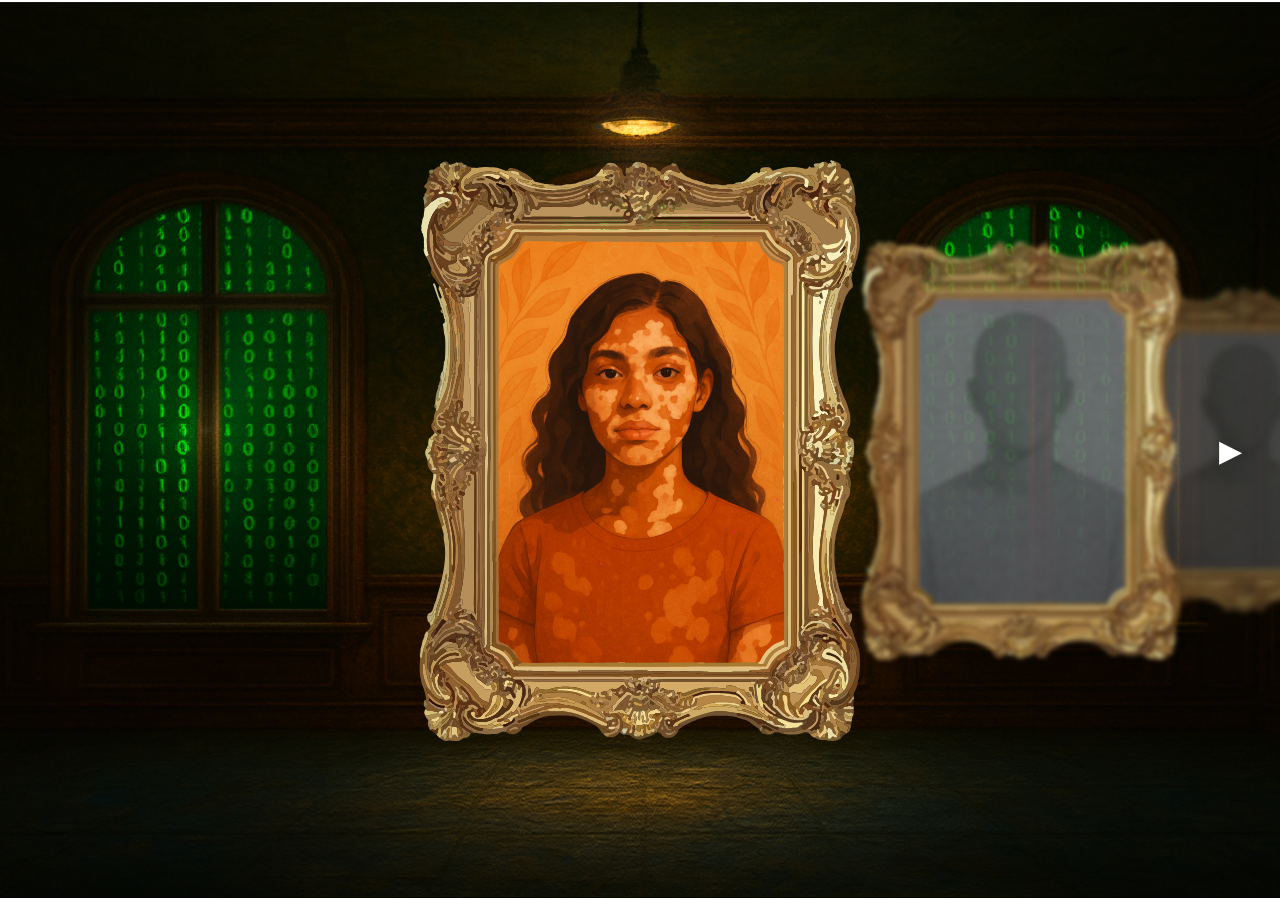
<file: rooms/portrait-room.html>
<!DOCTYPE html>
<html lang="en">
  <head>
    <meta charset="UTF-8" />
    <title>UNMASKED - Portrait Room</title>

    <!-- Fade + Global styling -->
    <link rel="stylesheet" href="../css/transitions.css" />
    <link rel="stylesheet" href="../css/global.css" />
    <link rel="stylesheet" href="../css/portrait.css" />

    <!-- Fade logic -->
    <script src="../js/transitions.js" defer></script>
    <script src="../js/portrait.js" defer></script>
  </head>

  <body>
    <!-- Fade overlay (starts active, fades out on load) -->
    <div id="fade-overlay" class="active"></div>
    <div id="portrait-layer"></div>
    <button id="arrow-left" class="arrow-btn">◀</button>
    <button id="arrow-right" class="arrow-btn">▶</button>

    <!-- AI OVERLAY -->
    <div id="ai-overlay">
      <div id="ai-container">
        <img id="ai-img" src="../assets/AI.svg" />
      </div>

      <div id="ai-text-block">
        <p id="ai-text"></p>
        <div id="ai-buttons"></div>
      </div>
    </div>

    <script>
      // Same fade-in behavior as lobby
      window.onload = () => {
        document.getElementById("fade-overlay").classList.remove("active");
      };
    </script>
  </body>
</html>
</file>
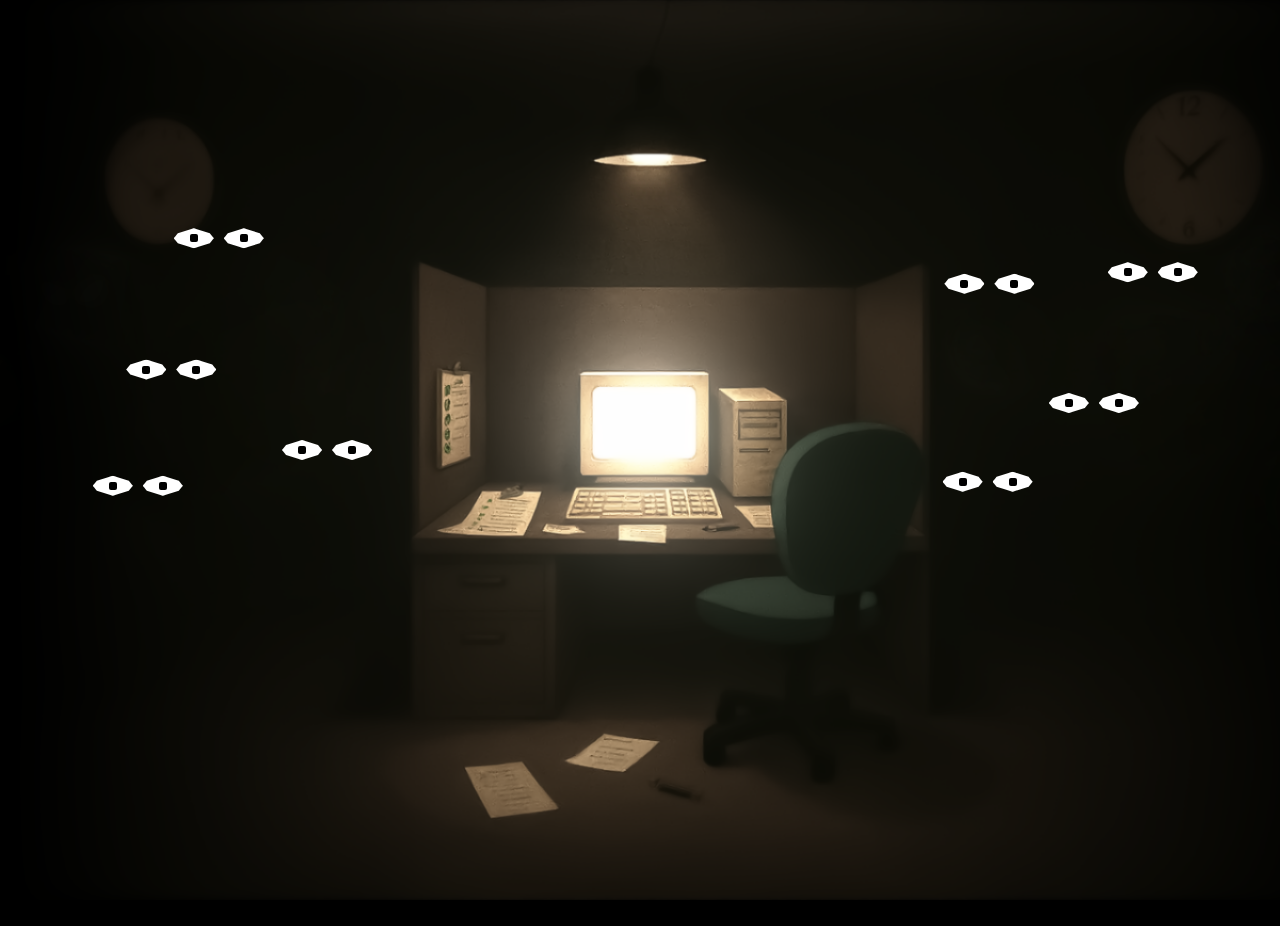
<file: rooms/surveillance-room.html>
<!DOCTYPE html>
<html lang="en">
  <head>
    <meta charset="UTF-8" />
    <title>UNMASKED - Surveillance Room</title>

    <link rel="stylesheet" href="../css/transitions.css" />
    <link rel="stylesheet" href="../css/global.css" />
    <link rel="stylesheet" href="../css/surveillance.css" />

    <script src="../js/transitions.js" defer></script>
    <script src="../js/surveillance.js" defer></script>
  </head>

  <body>
    <!-- Fade overlay -->
    <div id="fade-overlay" class="active"></div>

    <!-- Background Holder -->
    <div id="surveillance-bg">
      <div id="terminal-hitbox"></div>
      <div id="eyes-layer"></div>
    </div>

    <!-- Overlay Computer Screen -->
    <div id="computer-screen-overlay">
      <div id="computer-screen">
        <!-- LOGIN PAGE -->
        <div id="login-page" class="screen-page active">
          <h2>SECURE TERMINAL ACCESS</h2>
          <div>
            <label>Enter Username:</label>
            <input type="text" id="login-input" maxlength="20" autofocus />
          </div>
          <button id="login-submit">Login</button>
        </div>

        <!-- LOADING PAGE -->
        <div id="loading-page" class="screen-page">
          <div id="loading-lines">
            <p class="load-line">Initializing environment...</p>
            <p class="load-line">Syncing behavioral logs...</p>
            <p class="load-line">Preparing productivity workspace...</p>
            <p class="load-line">Verifying biometric pattern...</p>
          </div>
        </div>

        <!-- DESKTOP PAGE -->
        <div id="desktop-page" class="screen-page">
          <!-- STATUS BAR -->
          <div id="status-bar">
            <img
              id="status-app-icon"
              src="../assets/surveillance/mail_icon.svg"
            />
            <span id="status-user"></span>
            <span id="status-time"></span>
          </div>

          <!-- EMAIL WINDOW -->
          <div id="email-window">
            <!-- TITLEBAR -->
            <div id="email-titlebar">
              <div id="email-title-left">
                <div id="email-app-icon"></div>
                <span id="email-app-name">Gmail</span>
              </div>

              <div id="email-title-buttons">
                <div class="title-btn" id="email-minimize">–</div>
                <div class="title-btn" id="email-close">×</div>
              </div>
            </div>

            <!-- INNER FLEX ROW (SIDEBAR + MAIN) -->
            <div id="email-inner">
              <!-- SIDEBAR -->
              <div id="email-sidebar">
                <div class="sidebar-item active">Inbox <span>(2342)</span></div>
                <div class="sidebar-item">Sent</div>
                <div class="sidebar-item">Drafts <span>(163)</span></div>
                <div class="sidebar-item">Flagged</div>
                <div class="sidebar-item">Trash</div>
              </div>

              <!-- MAIN EMAIL AREA -->
              <div id="email-main">
                <div id="email-header">
                  <label>To:</label>
                  <input
                    type="text"
                    id="email-to"
                    placeholder="recipient@example.com"
                    readonly
                  />
                </div>

                <div id="email-body">
                  <textarea
                    id="email-input"
                    placeholder="Type your message..."
                  ></textarea>
                  <button id="email-send">Send</button>
                </div>
              </div>
            </div>
          </div>

          <!-- FLYING LETTERS LAYER -->
          <div id="letter-layer"></div>

          <!-- NOTIFICATIONS -->
          <div id="notification-area"></div>
        </div>

        <!-- DASHBOARD PAGE -->
        <!-- DASHBOARD PAGE -->
        <div id="dashboard-page" class="screen-page">
          <div id="dash-container">
            <!-- USER HEADER -->
            <div id="dash-identity">
              <h1 id="dash-username"></h1>
              <p id="dash-identity-sub">Employee Performance Summary</p>
            </div>

            <!-- KPI GRID -->
            <div id="dash-kpi-grid">
              <div class="kpi-card">
                <div class="kpi-title">Productivity Score</div>
                <div class="kpi-value" id="kpi-productivity">32 percent</div>
                <div class="kpi-bar">
                  <span style="width: 32 percent"></span>
                </div>
              </div>

              <div class="kpi-card">
                <div class="kpi-title">Behavior Rating</div>
                <div class="kpi-value" id="kpi-behavior">Non-Compliant</div>
                <div class="kpi-icon red">!</div>
              </div>

              <div class="kpi-card">
                <div class="kpi-title">Sentiment Analysis</div>
                <div class="kpi-value small" id="kpi-sentiment">
                  Fatigue, Distraction
                </div>
                <div class="kpi-subtext">Detected by emotion model v5.2</div>
              </div>

              <div class="kpi-card">
                <div class="kpi-title">Violation Log</div>
                <div class="kpi-value small" id="kpi-violations">
                  Protocol 3.3.0.1 Breach
                </div>
                <div class="kpi-subtext red">High Priority</div>
              </div>

              <div class="kpi-wide">
                <div class="kpi-title">Risk Assessment</div>
                <div class="kpi-value large red" id="kpi-risk">HIGH RISK</div>
                <div class="kpi-bar danger">
                  <span style="width: 78 percent"></span>
                </div>
              </div>
            </div>

            <!-- FINAL WARNING -->
            <div id="dash-final-warning">
              Corrective Action Required Immediately
            </div>
          </div>
        </div>

        <button id="close-screen">X</button>
      </div>
    </div>

    <div id="page-subtitle"></div>

    <!-- FLOATING DESKTOP MASCOT (OUTSIDE SCREEN) -->
    <div id="desktop-mascot-floating">
      <img id="desktop-mascot-floating-img" src="../assets/AI.svg" />
      <p id="desktop-mascot-floating-text"></p>
    </div>
    <div id="textarea-mirror"></div>

    <script>
      window.onload = () => {
        document.getElementById("fade-overlay").classList.remove("active");
      };
    </script>
  </body>
</html>
</file>
<file: css/transitions.css>
#fade-overlay {
  position: fixed;
  top: 0;
  left: 0;
  width: 100%;
  height: 100%;
  background: black;
  z-index: 9999;
  opacity: 1;
  pointer-events: none;
  transition: opacity 2s ease;
}

#fade-overlay.active {
  opacity: 1;
}

#fade-overlay:not(.active) {
  opacity: 0;
}
</file>
<file: css/global.css>
* {
  box-sizing: border-box;
}

html,
body {
  width: 100%;
  height: 100%;
}
</file>
<file: css/portrait.css>
body {
  margin: 0;
  background: url("../assets/portraits/background.png") no-repeat center center
    fixed;
  background-size: cover;
  overflow: hidden;
  font-family: Arial, sans-serif;
}

.portrait {
  position: absolute;
  left: 50%;
  top: 50%;
  /* JS will apply transform here */
  transform: translate(-50%, -50%);

  width: 450px;
  aspect-ratio: 1596.6 / 2069.1;

  display: flex;
  justify-content: center;
  align-items: center;

  pointer-events: none;
  filter: brightness(-100%);
  transition: transform 1s ease, filter 1s ease, opacity 1s ease;
}

/* NEW inner wrapper that sways */
.sway-wrapper {
  position: absolute;
  width: 100%;
  height: 100%;
  transform-origin: center;
  display: flex;
  justify-content: center;
  align-items: center;
  animation: portrait-sway 10s ease-in-out infinite;
}

.portrait.visible {
  filter: brightness(0);
}

.portrait-content {
  position: absolute;
  width: 65%;
  height: auto;
  object-fit: contain;
  z-index: 1;
}

.portrait-frame {
  position: absolute;
  width: 100%;
  height: 100%;
  object-fit: contain;
  z-index: 2;
}

/* Sway remains the same BUT no translate in it */
@keyframes portrait-sway {
  0% {
    transform: rotate(-5deg);
  }
  50% {
    transform: rotate(5deg);
  }
  100% {
    transform: rotate(-5deg);
  }
}

/* Arrow buttons */
.arrow-btn {
  position: fixed;
  height: 100%;
  padding: 18px;
  font-size: 30px;
  background: transparent;
  border: none;
  color: white;
  cursor: pointer;
  z-index: 150;
  transition: transform 0.25s ease, opacity 0.25s ease;
}

.arrow-btn:hover {
  transform: scale(1.35);
}

#arrow-left {
  left: 20px;
}

#arrow-right {
  right: 20px;
}

/* ---------------------------------------------------------
   AI OVERLAY SYSTEM
--------------------------------------------------------- */

#ai-overlay {
  position: fixed;
  left: 0;
  top: 0;
  width: 100vw;
  height: 100vh;

  background: rgba(0, 0, 0, 0);
  display: flex;
  flex-direction: column;
  align-items: center;

  opacity: 0;
  pointer-events: none;

  /* Darker background + fade */
  transition: background 1s ease, opacity 1s ease;
  z-index: 500;
}

/* AI container flies upward + grows from scale 0 */
#ai-container {
  position: absolute;
  top: 120%;
  left: 50%;
  transform: translateX(-50%) scale(0); /* Start tiny */
  transition: top 1.2s ease, opacity 1s ease, transform 1.2s ease;
  opacity: 0;
}

/* AI portrait styling + pulsating/jitter animation */
#ai-img {
  width: 220px;
  height: auto;
  z-index: -50;

  animation: aiPulse 3s infinite ease-in-out;
}

/* Pulsating + jitter animation */
@keyframes aiPulse {
  0% {
    transform: scale(1);
  }
  40% {
    transform: scale(1.05);
  }
  45% {
    transform: scale(1.07) translateX(1px); /* slight jitter */
  }
  50% {
    transform: scale(1.1) translateX(-1px);
  }
  55% {
    transform: scale(1.07);
  }
  100% {
    transform: scale(1);
  }
}

/* Text + buttons block */
#ai-text-block {
  position: absolute;
  top: 45%;
  width: 60%;
  left: 50%;
  transform: translateX(-50%);
  text-align: center;
  color: white;

  opacity: 0;
  transition: opacity 0.8s ease;

  font-family: monospace; /* Requested font */
}

#ai-text {
  font-size: 24px;
  margin-bottom: 20px;
}

/* Buttons container */
#ai-buttons {
  display: flex;
  justify-content: center;
  gap: 20px;
}

/* Buttons styling */
.ai-btn {
  padding: 12px 28px;
  font-size: 18px;
  background: rgba(255, 255, 255, 0.1);

  /* Fully rounded */
  border-radius: 1000px;
  border: none;

  color: white;
  cursor: pointer;

  opacity: 0;
  transform: translateY(20px);

  /* Glow effect */
  box-shadow: 0 0 10px rgba(255, 255, 255, 0.5);

  transition: opacity 0.6s ease, transform 0.6s ease, box-shadow 0.3s ease;
}

.ai-btn:hover {
  box-shadow: 0 0 16px rgba(255, 255, 255, 0.9);
}

.ai-btn.show {
  opacity: 1;
  transform: translateY(0px);
}
</file>
<file: css/surveillance.css>
body {
  margin: 0;
  background: black;
  overflow: hidden;
  font-family: Arial, sans-serif;
}

/* Background holder */
#surveillance-bg {
  width: 100vw;
  height: 100vh;
  background: url("../assets/surveillance/background.png") center center
    no-repeat;
  background-size: cover;
  position: relative;
}

/* Invisible clickable hotspot */
#terminal-hitbox {
  position: absolute;
  width: 300px;
  height: 300px;
  left: 50%;
  top: 50%;
  transform: translate(-50%, -50%);
  cursor: pointer;
}

#page-subtitle {
  position: absolute;
  bottom: -50px;
  left: 50%;
  transform: translateX(-50%);
  font-family: sans-serif;
  font-size: 23px;
  color: rgba(255, 255, 255, 0.75);
  opacity: 0;
  pointer-events: none;
  transition: opacity 1s ease;
  white-space: pre-wrap;
  z-index: 1000;
  transition: opacity 1s ease, bottom 1s ease;
}

/* ---------------------------------------------------------
   EYES
--------------------------------------------------------- */

.eye {
  width: 40px;
  height: 20px;
  background: white;

  clip-path: polygon(
    50% 0%,
    90% 25%,
    100% 50%,
    90% 75%,
    50% 100%,
    10% 75%,
    0% 50%,
    10% 25%
  );

  position: absolute;

  /* NEW: enable blinking via vertical scale */
  transform-origin: center center;
  transition: transform 0.15s ease;
  box-shadow: 0 0 8px rgba(255, 255, 255, 0.7);
}

.eye-pair {
  position: absolute;
  width: 80px;
  height: 30px;
  /* NEW: enable blinking via vertical scale */
  transform-origin: center center;
  transition: transform 0.15s ease;
}

.eye:first-child {
  left: -25px;
}
.eye:last-child {
  left: 25px;
}

.pupil {
  position: absolute;
  width: 8px;
  height: 8px;
  background: rgb(0, 0, 0);
  border-radius: 2px;
  top: 50%;
  left: 50%;
  transform: translate(-50%, -50%);
}

/* ---------------------------------------------------------
   BLINK STATES (scaleY instead of clip-path)
--------------------------------------------------------- */

/* Half blink (optional, looks nice) */
.eye-pair.blink {
  transform: scaleY(0.35);
}

/* Fully closed */
.eye-pair.blink-closed {
  transform: scaleY(0.05);
}

/* ---------------------------------------------------------
   COMPUTER SCREEN OVERLAY (Styled like Portrait Room UI)
--------------------------------------------------------- */

#computer-screen-overlay {
  position: fixed;
  inset: 0;
  width: 100vw;
  height: 100vh;

  background: rgba(0, 0, 0, 0.92);
  display: flex;
  justify-content: center;
  align-items: center;

  opacity: 0;
  pointer-events: none;
  transition: opacity 0.8s ease;
  z-index: 500;
}

#computer-screen-overlay.active {
  opacity: 1;
  pointer-events: auto;
}

/* Terminal window */
#computer-screen {
  height: 70%;
  aspect-ratio: 16 / 9;
  background: #0c0c0c;
  border-radius: 24px;
  position: relative;
  font-family: monospace;
  color: white;
  overflow: clip;

  box-shadow: 0 0 15px rgba(255, 255, 255, 0.3),
    0 0 40px rgba(255, 255, 255, 0.15), inset 0 0 20px rgba(255, 255, 255, 0.15);
  transition: box-shadow 0.1s ease;
}

/* RED GLOW WARNING STATE */
#computer-screen.red-glow {
  border: 1px solid red;
  animation: redPulse 2s infinite alternate ease-in-out;
}

@keyframes redPulse {
  0% {
    box-shadow: 0 0 25px rgba(255, 0, 0, 0.3),
      0 0 40px rgba(255, 0, 0, 0.1) inset;
  }
  100% {
    box-shadow: 0 0 35px rgba(255, 0, 0, 0.6),
      0 0 60px rgba(255, 0, 0, 0.3) inset;
  }
}

/* Close button */
#close-screen {
  position: absolute;
  top: 20px;
  right: 20px;
  background: rgba(255, 255, 255, 0.12);
  border-radius: 40px;
  border: none;
  padding: 8px 16px;
  cursor: pointer;
  font-family: monospace;
  color: white;
  box-shadow: 0 0 10px rgba(255, 255, 255, 0.5);
  transition: all 0.3s ease;
}

#close-screen:hover {
  background: rgba(255, 255, 255, 0.25);
  box-shadow: 0 0 18px rgba(255, 255, 255, 0.9);
  transform: scale(1.15);
}

#screen-content {
  width: 100%;
  height: 100%;
  padding-top: 50px;
  font-size: 18px;
  color: white;
}

/* ---------------------------------------------------------
   LOGIN PAGE
--------------------------------------------------------- */

.screen-page {
  display: none;
  width: 100%;
  height: 100%;
  text-align: center;
  padding-top: 80px;
  color: white;
  font-family: monospace;
}

.screen-page.active {
  display: flex;
  align-content: center;
  justify-content: space-evenly;
  align-items: center;
  flex-direction: column;
}

#login-page {
  background: url("../assets/surveillance/screen_background.png") center center
    no-repeat;
  background-size: cover;
  width: 100%;
  height: 100%;
}

#login-page h2 {
  font-size: 26px;
  margin-bottom: 30px;
}

#login-input {
  width: 60%;
  padding: 12px;
  border-radius: 8px;
  border: none;
  outline: none;
  font-size: 18px;
  background: #111;
  color: white;
  text-align: center;
  box-shadow: 0 0 8px rgba(255, 255, 255, 0.3);
}

#login-submit {
  padding: 10px 30px;
  font-size: 18px;
  border-radius: 1000px;
  border: none;
  background: rgba(255, 255, 255, 0.15);
  color: white;
  cursor: pointer;
  transition: 0.3s ease;
}

#login-submit:hover {
  background: rgba(255, 255, 255, 0.3);
  box-shadow: 0 0 10px rgba(255, 255, 255, 0.6);
}

/* ---------------------------------------------------------
   LOADING PAGE STYLES
--------------------------------------------------------- */

#loading-page {
  background: url("../assets/surveillance/screen_background.png") center center
    no-repeat;
  background-size: cover;
  width: 100%;
  height: 100%;
}

#loading-lines {
  text-align: center;
  font-family: monospace;
}

.load-line {
  opacity: 0;
  font-size: 20px;
  margin: 12px 0;
  color: rgb(220, 220, 220);
  transition: opacity 0.5s ease;
}

/* ---------------------------------------------------------
   DESKTOP PAGE
--------------------------------------------------------- */

#desktop-page {
  width: 100%;
  height: 100%;
  background-size: cover;
  position: relative;
  font-family: monospace;
  color: white;
  justify-content: normal;
}

#desktop-page::before {
  content: "";
  position: absolute;
  inset: 0;
  background: url("../assets/surveillance/desktop_bg.jpeg") center center
    no-repeat;
  background-size: cover;
  filter: saturate(0.5); /* ONLY background desaturated */
  z-index: 0;
}

#desktop-page > * {
  position: relative;
  z-index: 1;
}

/* STATUS BAR */
#status-bar {
  position: absolute;
  bottom: 0;
  width: 100%;
  height: 50px;

  background: rgba(20, 20, 20, 0.35);
  backdrop-filter: blur(15px) saturate(0.5);

  display: flex;
  justify-content: space-between;
  align-items: center;
  padding: 0 18px;

  box-shadow: 0 0 25px rgba(255, 255, 255, 0.06) inset;
  font-size: 14px;
}

/* Center app icon */
#status-app-icon {
  position: absolute;
  left: 50%;
  transform: translateX(-50%);
  width: 26px;
  opacity: 0.7;
  filter: none;
}

/* ---------------------------------------------------------
   EMAIL WINDOW (FULL FIXED VERSION)
--------------------------------------------------------- */

#email-window {
  transform: translateY(3000px) scale(0);
  width: 80%;
  height: 70%;
  background: #111;
  border-radius: 12px;
  box-shadow: 0 0 14px rgba(255, 255, 255, 0.1);
  margin: 40px auto 0;
  overflow: clip;

  /* Correct layout: titlebar on top, content below */
  display: flex;
  flex-direction: column;
  transition: transform 0.8s ease;
}

/* Inner wrapper (SIDEBAR + MAIN) */
#email-inner {
  width: 100%;
  flex-grow: 1;
  display: flex;
  flex-direction: row;
  height: calc(100% - 38px); /* subtract titlebar height */
}

/* ---------------------------------------------------------
   TITLEBAR
--------------------------------------------------------- */

#email-titlebar {
  width: 100%;
  height: 38px;
  background: rgba(255, 255, 255, 0.08);
  display: flex;
  justify-content: space-between;
  align-items: center;
  padding: 0 12px;
  box-shadow: 0 2px 6px rgba(0, 0, 0, 0.4);
  border-bottom: 1px solid rgba(255, 255, 255, 0.12);
  font-family: monospace;
  color: white;
}

/* LEFT: ICON + APP NAME */
#email-title-left {
  display: flex;
  align-items: center;
  gap: 8px;
}

#email-app-icon {
  width: 16px;
  height: 16px;
  background: url("../assets/surveillance/mail_icon.svg") center center
    no-repeat;
  background-size: contain;
}

#email-app-name {
  font-size: 15px;
  opacity: 0.9;
}

/* RIGHT: WINDOW BUTTONS */
#email-title-buttons {
  display: flex;
  align-items: center;
  gap: 8px;
}

.title-btn {
  width: 22px;
  height: 22px;
  display: flex;
  justify-content: center;
  align-items: center;
  background: rgba(255, 255, 255, 0.12);
  border-radius: 4px;
  cursor: pointer;
  font-size: 16px;
  color: white;
  transition: 0.2s ease;
}

.title-btn:hover {
  background: rgba(255, 255, 255, 0.25);
  box-shadow: 0 0 10px rgba(255, 255, 255, 0.7);
}

/* Close button hover (red) */
#email-close:hover {
  background: rgba(255, 0, 0, 0.4);
  box-shadow: 0 0 10px rgba(255, 0, 0, 0.9);
}

/* ---------------------------------------------------------
   SIDEBAR
--------------------------------------------------------- */

#email-sidebar {
  width: 22%;
  background: rgba(255, 255, 255, 0.05);
  padding: 20px 0;
  display: flex;
  flex-direction: column;
  border-right: 1px solid rgba(255, 255, 255, 0.1);
}

.sidebar-item {
  font-family: monospace;
  color: rgba(255, 255, 255, 0.8);
  padding: 14px 22px;
  cursor: pointer;
  transition: 0.2s;
  display: flex;
  justify-content: space-between;
}

.sidebar-item span {
  opacity: 0.6;
}

.sidebar-item:hover {
  background: rgba(255, 255, 255, 0.1);
}

.sidebar-item.active {
  background: rgba(255, 255, 255, 0.15);
  font-weight: bold;
}

/* ---------------------------------------------------------
   MAIN EMAIL AREA
--------------------------------------------------------- */

#email-main {
  width: 78%;
  display: flex;
  flex-direction: column;
}

/* HEADER (To: field) */
#email-header {
  background: rgba(255, 255, 255, 0.07);
  padding: 14px 20px;
  font-size: 16px;
  font-family: monospace;
  display: flex;
  align-items: center;
  gap: 10px;
  border-bottom: 1px solid rgba(255, 255, 255, 0.1);
}

#email-header label {
  color: white;
}

#email-to {
  flex-grow: 1;
  padding: 8px;
  background: #000;
  border: 1px solid #444;
  color: white;
  border-radius: 6px;
  font-family: monospace;
}

/* BODY + TEXTAREA */
#email-body {
  padding: 20px;
  display: flex;
  flex-direction: column;
  height: 100%;
}

#email-input {
  width: 100%;
  flex-grow: 1;
  background: black;
  color: white;
  border: 1px solid #444;
  outline: none;
  resize: none;
  font-family: monospace;
  font-size: 16px;
  padding: 12px;
  border-radius: 6px;
}

#textarea-mirror {
  position: absolute;
  visibility: hidden;
  white-space: pre-wrap;
  overflow-wrap: break-word;
  pointer-events: none;
  z-index: -1;

  font-family: monospace;
  font-size: 16px;
  line-height: 1.3;
  padding: 12px;
  border: 1px solid transparent;
  box-sizing: border-box;
}

/* SEND BUTTON */
#email-send {
  margin-top: 12px;
  padding: 10px 20px;
  background: #333;
  border: none;
  color: white;
  border-radius: 6px;
  cursor: pointer;
  font-family: monospace;
  transition: 0.2s;
}

#email-send:hover {
  background: #555;
}

/* FLYING LETTERS */
#letter-layer {
  position: fixed;
  inset: 0;
  z-index: 9999;
  pointer-events: none;
}

.flying-letter {
  position: fixed !important;
  z-index: 1000;
  font-family: monospace;
  color: white;
  opacity: 0;
  font-size: 16px;
  transition: left 0.8s ease, top 0.8s ease, opacity 0.1s ease, color 0.8s ease,
    font-size 0.8s ease;
}

/* NOTIFICATIONS */
#notification-area {
  position: absolute;
  bottom: 20px;
  right: 20px;
}

.notification {
  background: rgba(20, 20, 20, 0.45);
  backdrop-filter: blur(6px);
  padding: 12px 18px;
  border-radius: 12px;
  margin-top: 14px;

  opacity: 0;
  transform: translateY(20px);
  animation: notifyIn 0.5s forwards ease-out;
}

@keyframes notifyIn {
  to {
    opacity: 1;
    transform: translateY(0);
  }
}

/* FLOATING DESKTOP MASCOT (OUTSIDE SCREEN) */
/* FLOATING MASCOT (GLOBAL) */
#desktop-mascot-floating {
  position: absolute;
  top: 30px; /* offscreen start */
  left: -200px; /* offscreen start */
  transform: translateX(-50%);
  opacity: 0;

  transition: bottom 0.8s ease, left 0.8s ease, transform 0.8s ease,
    opacity 0.6s ease, filter 0.8s ease;

  z-index: 1200;
  display: flex;
  align-content: center;
  flex-wrap: wrap;
}

/* Mascot Image */
#desktop-mascot-floating img {
  width: 110px;
  transition: src 1s ease;
}

/* Default dialogue */
#desktop-mascot-floating-text {
  font-size: 22px;
  font-family: monospace;
  color: white;
  opacity: 1;
  transition: opacity 0.6s ease;
  white-space: pre-wrap;
  align-content: center;
}

/* Move to upper-left corner */
.mascot-top-left {
  bottom: unset !important;
  top: 25px !important;
  left: 25px !important;
}

/* ---------------------------------------------------------
   ULTRA STYLED SAD KPI DASHBOARD
--------------------------------------------------------- */

#dashboard-page {
  width: 100%;
  height: 100%;
  background: radial-gradient(
    circle at top,
    #220000 0 percent,
    #000000 70 percent
  );
  color: white;
  font-family: monospace;
  display: none;
  flex-direction: column;
  justify-content: center;
  align-items: center;
  opacity: 0;
  transition: opacity 1.5s ease;
}

#dashboard-page.active {
  display: flex;
  opacity: 1;
}

/* Container */
#dash-container {
  width: 82%;
  max-width: 1400px;
  text-align: center;
  animation: dashFadeIn 1.2s ease forwards;
  opacity: 0;
}

@keyframes dashFadeIn {
  to {
    opacity: 1;
  }
}

/* USER HEADER */
#dash-identity {
  margin-bottom: 35px;
  animation: slightFloat 4s ease-in-out infinite alternate;
}

#dash-username {
  font-size: 40px;
  font-weight: bold;
  letter-spacing: 1px;
  color: #ff4444;
  text-shadow: 0 0 18px rgba(255, 70, 70, 0.7);
}

#dash-identity-sub {
  opacity: 0.6;
  margin-top: -10px;
  font-size: 16px;
}

/* KPI GRID */
#dash-kpi-grid {
  display: grid;
  grid-template-columns: repeat(2, 1fr);
  gap: 22px;
}

/* KPI CARD BASE */
.kpi-card,
.kpi-wide {
  background: rgba(255, 255, 255, 0.05);
  border: 1px solid rgba(255, 255, 255, 0.08);
  backdrop-filter: blur(8px);
  padding: 20px;
  border-radius: 12px;
  text-align: left;
  box-shadow: 0 0 15px rgba(255, 0, 0, 0.15);
  position: relative;
  overflow: hidden;
}

.kpi-title {
  font-size: 16px;
  color: rgba(255, 255, 255, 0.6);
  margin-bottom: 8px;
}

.kpi-value {
  font-size: 22px;
  font-weight: bold;
  margin-bottom: 10px;
}

.kpi-value.small {
  font-size: 17px;
}

.kpi-value.large {
  font-size: 32px;
}

.kpi-value.red {
  color: #ff4444;
  text-shadow: 0 0 12px rgba(255, 80, 80, 0.4);
}

.kpi-subtext {
  opacity: 0.5;
  font-size: 13px;
}

.kpi-subtext.red {
  color: #ff4444;
  opacity: 0.9;
}

/* KPI ICON */
.kpi-icon {
  position: absolute;
  top: 12px;
  right: 12px;
  font-size: 20px;
}

.kpi-icon.red {
  color: red;
  text-shadow: 0 0 10px red;
}

/* KPI PROGRESS BARS */
.kpi-bar {
  height: 10px;
  background: rgba(255, 255, 255, 0.07);
  border-radius: 6px;
  overflow: hidden;
  margin-top: 6px;
}

.kpi-bar span {
  display: block;
  height: 100%;
  background: linear-gradient(90deg, #ff5555, #aa0000);
  box-shadow: 0 0 12px rgba(255, 0, 0, 0.5);
  transition: width 1.4s ease;
}

.kpi-bar.danger span {
  background: linear-gradient(90deg, #ff2222, #660000);
}

/* WIDE CARD */
.kpi-wide {
  grid-column: span 2;
  text-align: center;
}

/* FINAL WARNING */
#dash-final-warning {
  margin-top: 35px;
  font-size: 22px;
  color: #ff2222;
  text-shadow: 0 0 14px red;
  animation: pulseWarning 1.4s ease-in-out infinite;
}

@keyframes pulseWarning {
  0% {
    opacity: 0.4;
  }
  50% {
    opacity: 1;
  }
  100% {
    opacity: 0.4;
  }
}

/* Idle floating animation */
@keyframes slightFloat {
  0% {
    transform: translateY(0);
  }
  100% {
    transform: translateY(-6px);
  }
}
</file>
